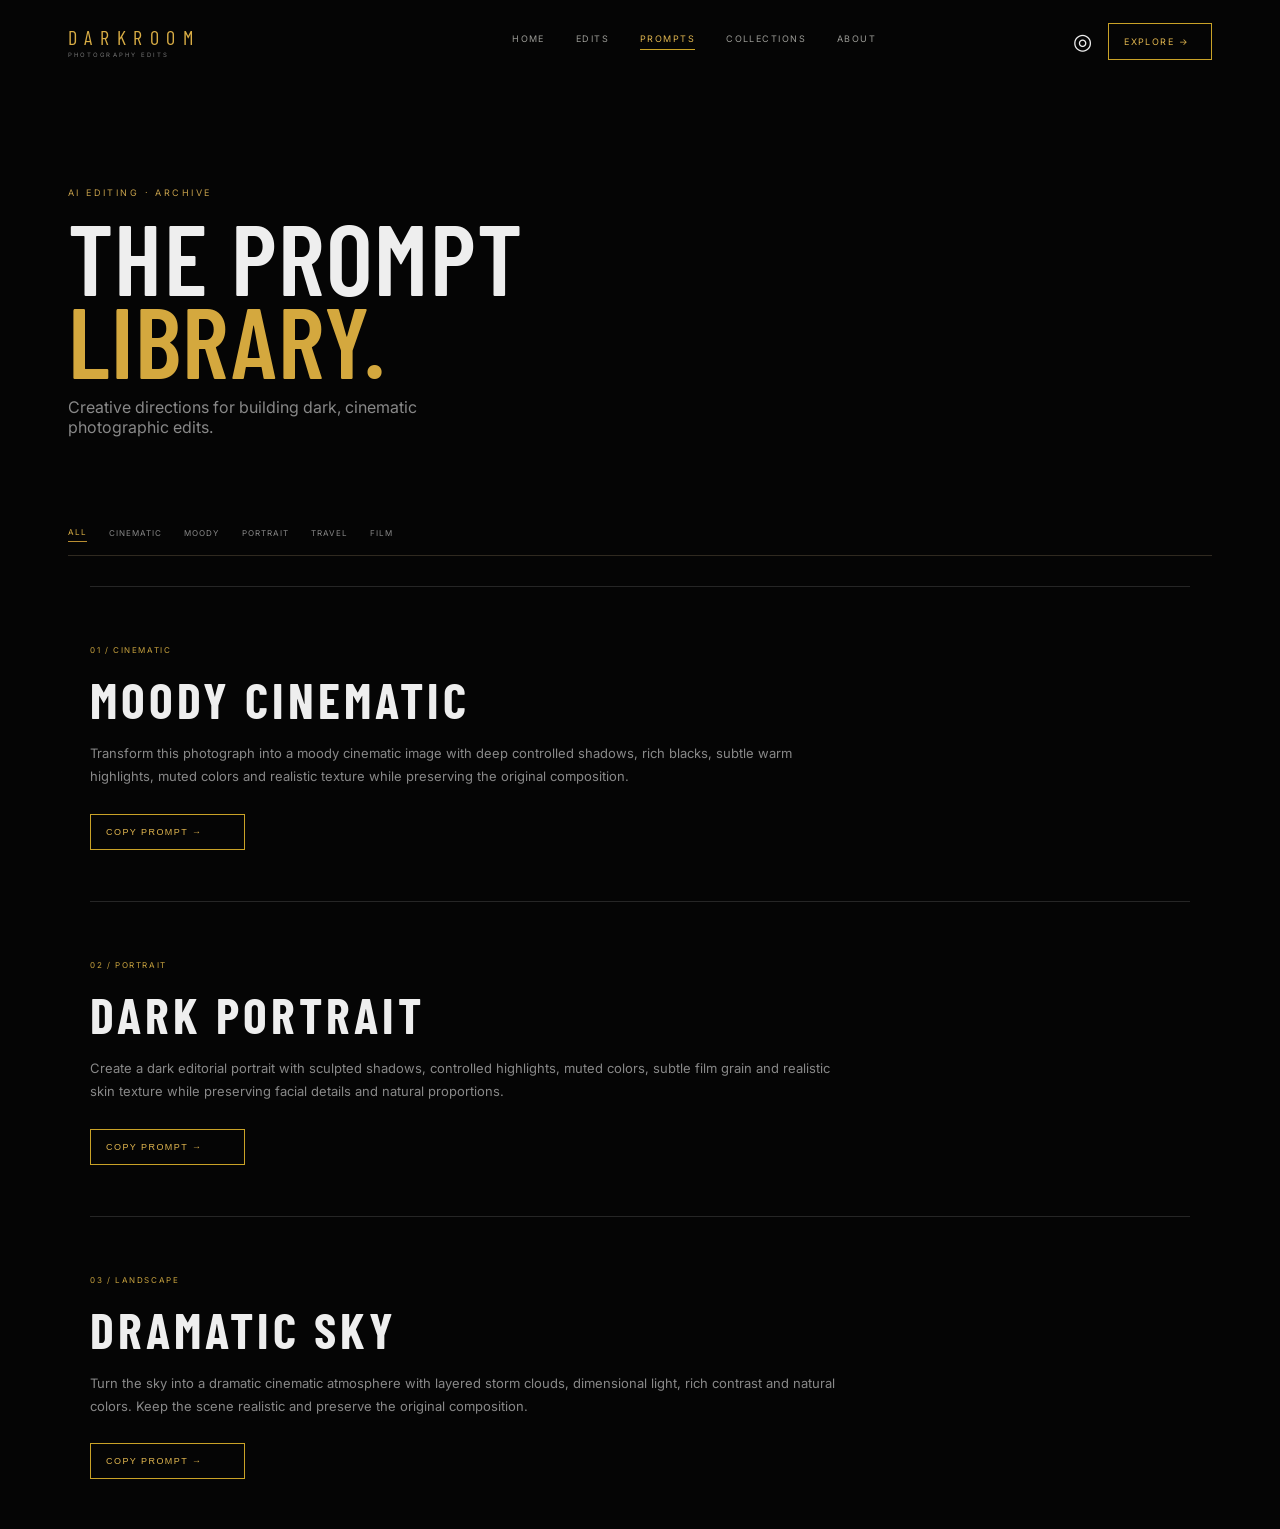
<file: prompts.html>
<!DOCTYPE html>
<html lang="en">
<head>
<meta charset="UTF-8"><meta name="viewport" content="width=device-width,initial-scale=1">
<title>Prompts — DARKROOM</title>
<link rel="preconnect" href="https://fonts.googleapis.com"><link rel="preconnect" href="https://fonts.gstatic.com" crossorigin>
<link href="https://fonts.googleapis.com/css2?family=Barlow+Condensed:wght@400;500;600;700&family=Cormorant+Garamond:ital,wght@0,500;1,500&family=Inter:wght@400;500;600&display=swap" rel="stylesheet">
<link rel="stylesheet" href="style.css">
</head>
<body>
<header class="site-header"><a href="index.html" class="logo">DARKROOM <small>PHOTOGRAPHY EDITS</small></a><nav class="desktop-nav"><a href="index.html">HOME</a><a href="index.html#edits">EDITS</a><a class="active" href="prompts.html">PROMPTS</a><a href="index.html#collections">COLLECTIONS</a><a href="index.html#about">ABOUT</a></nav><div class="header-actions"><a class="icon-btn" href="#">◎</a><a class="gold-btn header-cta" href="index.html#collections">EXPLORE →</a><button class="menu-btn" id="menuBtn">☰</button></div></header>
<main class="prompt-page">
<section class="page-title"><span class="eyebrow">AI EDITING · ARCHIVE</span><h1>THE PROMPT<br><em>LIBRARY.</em></h1><p>Creative directions for building dark, cinematic photographic edits.</p></section>
<div class="prompt-filter"><button class="active">ALL</button><button>CINEMATIC</button><button>MOODY</button><button>PORTRAIT</button><button>TRAVEL</button><button>FILM</button></div>
<div class="full-prompts">
<article><span>01 / CINEMATIC</span><h2>MOODY CINEMATIC</h2><p>Transform this photograph into a moody cinematic image with deep controlled shadows, rich blacks, subtle warm highlights, muted colors and realistic texture while preserving the original composition.</p><button class="gold-btn copy-full">COPY PROMPT →</button></article>
<article><span>02 / PORTRAIT</span><h2>DARK PORTRAIT</h2><p>Create a dark editorial portrait with sculpted shadows, controlled highlights, muted colors, subtle film grain and realistic skin texture while preserving facial details and natural proportions.</p><button class="gold-btn copy-full">COPY PROMPT →</button></article>
<article><span>03 / LANDSCAPE</span><h2>DRAMATIC SKY</h2><p>Turn the sky into a dramatic cinematic atmosphere with layered storm clouds, dimensional light, rich contrast and natural colors. Keep the scene realistic and preserve the original composition.</p><button class="gold-btn copy-full">COPY PROMPT →</button></article>
</div>
</main>
<div class="toast" id="toast">PROMPT COPIED ✓</div>
<script>
document.querySelectorAll(".copy-full").forEach(btn=>btn.addEventListener("click",async()=>{const text=btn.parentElement.querySelector("p").textContent;await navigator.clipboard.writeText(text);document.getElementById("toast").classList.add("show");setTimeout(()=>document.getElementById("toast").classList.remove("show"),1600)}));
document.getElementById("menuBtn")?.addEventListener("click",()=>document.body.classList.toggle("menu-open"));
</script>
</body></html>
</file>
<file: style.css>
*{box-sizing:border-box}html{scroll-behavior:smooth}body{margin:0;background:#050505;color:#eee;font-family:Inter,Arial,sans-serif;overflow-x:hidden}.page-noise{position:fixed;inset:0;pointer-events:none;opacity:.055;z-index:20;background-image:url("data:image/svg+xml,%3Csvg viewBox='0 0 180 180' xmlns='http://www.w3.org/2000/svg'%3E%3Cfilter id='n'%3E%3CfeTurbulence type='fractalNoise' baseFrequency='.9' numOctaves='4' stitchTiles='stitch'/%3E%3C/filter%3E%3Crect width='100%25' height='100%25' filter='url(%23n)' opacity='.5'/%3E%3C/svg%3E")}.site-header{position:absolute;top:0;left:0;right:0;height:82px;padding:0 5.3%;display:flex;align-items:center;justify-content:space-between;z-index:10}.logo{font-family:"Barlow Condensed",sans-serif;font-size:20px;letter-spacing:.38em;color:#d9ad45;text-decoration:none}.logo small{display:block;color:#777;font-family:Inter,sans-serif;font-size:6px;letter-spacing:.35em;margin-top:2px}.desktop-nav{display:flex;gap:31px;margin-left:10%;}.desktop-nav a,.footer-right,.footer-right small{font-size:9px;letter-spacing:.16em;color:#9b9b96;text-decoration:none}.desktop-nav a:hover,.desktop-nav a.active{color:#e1b64f}.desktop-nav a.active{border-bottom:1px solid #c9a227;padding-bottom:5px}.header-actions{display:flex;align-items:center;gap:16px}.icon-btn{color:#eee;background:none;border:0;text-decoration:none;font-size:22px;cursor:pointer}.gold-btn{display:inline-flex;align-items:center;justify-content:space-between;gap:22px;min-width:155px;padding:12px 15px;border:1px solid #c9a227;background:transparent;color:#e1b64f;font-size:9px;letter-spacing:.16em;text-decoration:none;cursor:pointer;transition:.3s}.gold-btn:hover{background:#c9a227;color:#090909}.header-cta{min-width:104px}.menu-btn{display:none;background:none;border:0;color:#ddd;font-size:20px}.hero{height:100vh;min-height:680px;position:relative;overflow:hidden;border-bottom:1px solid #272727}.hero-image,.statement-bg{position:absolute;inset:0;background-image:url("images/hero.jpg");background-size:cover;background-position:center}.hero-vignette,.statement-shade{position:absolute;inset:0;background:linear-gradient(90deg,rgba(0,0,0,.86) 0%,rgba(0,0,0,.48) 45%,rgba(0,0,0,.12) 100%),linear-gradient(0deg,rgba(0,0,0,.75),transparent 40%)}.hero-content{position:absolute;left:5.3%;top:26%;max-width:650px}.hero-index{display:flex;align-items:center;gap:12px;color:#e0b34a;font-size:11px;letter-spacing:.1em;margin-bottom:19px}.hero-index i{width:30px;height:1px;background:#a98431}.hero h1,.page-title h1{font-family:"Barlow Condensed",sans-serif;font-size:clamp(62px,7.4vw,120px);line-height:.83;letter-spacing:.015em;margin:0;font-weight:600}.hero h1 em,.page-title em{font-style:normal;color:#d4a83e}.kicker{margin:25px 0 11px;font-size:10px;letter-spacing:.28em}.kicker b{color:#b98c2d;margin:0 5px}.hero-description{color:#b4b3ad;font-size:13px;max-width:340px;line-height:1.7;margin:0 0 22px}.hero-quote{position:absolute;right:7%;top:18%;font-family:"Cormorant Garamond",serif;font-size:18px;color:#d5d1c8;line-height:1.05}.hero-quote i{display:block;width:30px;height:1px;background:#c9a227;margin-top:14px}.hero-side-label{position:absolute;right:5.3%;bottom:25%;font-size:8px;line-height:2.1;letter-spacing:.25em;color:#85847e}.hero-scroll{position:absolute;left:5.3%;bottom:4%;font-size:8px;letter-spacing:.2em;color:#888}.hero-scroll span{color:#d2a43a;margin-left:12px}.section{width:min(1180px,89.4%);margin:auto;padding:82px 0}.section-head{display:flex;justify-content:space-between;align-items:flex-end;margin-bottom:25px;border-bottom:1px solid #5a4a2c;padding-bottom:13px}.eyebrow{font-size:9px;letter-spacing:.27em;color:#c6a04b}.section h2{font-family:"Barlow Condensed",sans-serif;font-size:54px;line-height:.8;letter-spacing:.08em;color:#d8d4ca;margin:10px 0 0}.text-link{font-size:9px;color:#d5a941;letter-spacing:.15em;text-decoration:none}.collection-grid{display:grid;grid-template-columns:1.1fr 1fr 1fr 1fr;gap:13px}.collection-card{height:285px;position:relative;overflow:hidden;border:1px solid #3d372c;text-decoration:none;background:#111}.collection-card.large{grid-row:span 1}.collection-card img,.prompt-card img{width:100%;height:100%;object-fit:cover;display:block;transition:transform .7s}.collection-card:hover img,.prompt-card:hover img{transform:scale(1.04)}.card-shade{position:absolute;inset:0;background:linear-gradient(0deg,rgba(0,0,0,.88),rgba(0,0,0,.05) 70%)}.collection-info{position:absolute;inset:17px;display:flex;flex-direction:column}.collection-info>span{font-family:"Barlow Condensed";font-size:20px;color:#d6a83d}.collection-info h3{font-family:"Barlow Condensed";font-size:25px;letter-spacing:.12em;margin:2px 0}.collection-info small{font-size:7px;letter-spacing:.17em;color:#bbb}.collection-info p{margin-top:auto;font-size:7px;line-height:1.7;letter-spacing:.16em;color:#aaa}.filter-row{display:flex;gap:20px;align-items:center;flex-wrap:wrap}.filter-row button,.prompt-filter button{border:0;background:none;color:#888;font:inherit;font-size:8px;letter-spacing:.13em;cursor:pointer;padding:4px 0}.filter-row button.active,.filter-row button:hover,.prompt-filter button.active{color:#d8ad45;border-bottom:1px solid #b98e32}.edit-grid{display:grid;grid-template-columns:1.05fr .85fr 1.2fr .9fr;grid-auto-rows:210px;gap:12px}.edit-card{position:relative;overflow:hidden;border:1px solid #292929;background:#111}.edit-card:nth-child(1){grid-row:span 2}.edit-card:nth-child(4){grid-row:span 2}.edit-card img{width:100%;height:100%;object-fit:cover;transition:.7s}.edit-card:hover img{transform:scale(1.04)}.edit-overlay{position:absolute;inset:0;padding:18px;display:flex;flex-direction:column;justify-content:flex-end;background:linear-gradient(0deg,rgba(0,0,0,.85),transparent 65%)}.edit-overlay h3{font-family:"Barlow Condensed";font-size:20px;letter-spacing:.12em;margin:0}.edit-overlay small{font-size:7px;color:#aaa;letter-spacing:.15em;margin-top:4px}.edit-overlay span{position:absolute;right:15px;bottom:16px;color:#d3a641}.statement{height:370px;position:relative;overflow:hidden;border-top:1px solid #242424;border-bottom:1px solid #242424}.statement-bg{background-position:center 48%}.statement-shade{background:linear-gradient(90deg,rgba(0,0,0,.78),rgba(0,0,0,.2) 65%,rgba(0,0,0,.55))}.statement-content{position:absolute;left:5.3%;top:50%;transform:translateY(-50%)}.statement h2{font-family:"Barlow Condensed";font-size:85px;line-height:.8;color:#d9ad45;letter-spacing:.04em;margin:10px 0}.statement-content p{font-size:8px;letter-spacing:.25em}.statement-right{position:absolute;right:5.3%;top:50%;transform:translateY(-50%);text-align:left}.statement-right p{font-size:8px;line-height:1.8;letter-spacing:.2em;color:#a7a6a0}.prompt-section{display:grid;grid-template-columns:180px 1fr;gap:35px}.prompt-intro h2{font-size:54px}.prompt-intro p{font-size:10px;line-height:1.7;color:#777}.prompt-intro .gold-btn{margin-top:12px;min-width:145px}.prompt-grid{display:grid;grid-template-columns:repeat(4,1fr);gap:10px}.prompt-card{height:205px;position:relative;overflow:hidden;border:1px solid #333;background:#111}.prompt-card img{position:absolute;inset:0}.prompt-card:after{content:"";position:absolute;inset:0;background:linear-gradient(0deg,rgba(0,0,0,.92),rgba(0,0,0,.1))}.prompt-meta,.prompt-card h3,.prompt-card small{position:absolute;z-index:2;left:13px;right:13px}.prompt-meta{top:13px;display:flex;justify-content:space-between;color:#d4a740;font-size:9px}.prompt-meta button{background:none;border:0;color:#d4a740;cursor:pointer;font-size:16px}.prompt-card h3{bottom:25px;font-family:"Barlow Condensed";font-size:17px;letter-spacing:.1em;margin:0}.prompt-card small{bottom:10px;color:#999;font-size:6px;letter-spacing:.12em}footer{border-top:1px solid #242424;min-height:130px;padding:30px 5.3%;display:grid;grid-template-columns:1fr 1fr 1fr;align-items:center}footer nav{display:flex;gap:22px;justify-content:center}footer nav a{font-size:8px;letter-spacing:.14em;color:#888;text-decoration:none}.footer-right{display:flex;flex-direction:column;align-items:flex-end;gap:8px}.toast{position:fixed;right:25px;bottom:25px;background:#d2a63e;color:#0a0a0a;padding:11px 15px;font-size:9px;letter-spacing:.15em;transform:translateY(20px);opacity:0;pointer-events:none;transition:.3s;z-index:30}.toast.show{opacity:1;transform:translateY(0)}.mobile-menu{display:none}.page-title{padding:180px 5.3% 70px;max-width:1000px}.page-title h1{font-size:100px;margin:15px 0}.page-title p{color:#888;max-width:430px}.prompt-page{min-height:100vh}.prompt-filter{margin:0 5.3% 30px;display:flex;gap:22px;border-bottom:1px solid #302a20;padding-bottom:13px}.full-prompts{width:min(1100px,89.4%);margin:auto;display:grid;gap:1px}.full-prompts article{padding:50px 0;border-top:1px solid #262626}.full-prompts article>span{font-size:8px;letter-spacing:.2em;color:#c9a33f}.full-prompts h2{font-family:"Barlow Condensed";font-size:50px;letter-spacing:.08em;margin:12px 0}.full-prompts p{color:#888;max-width:760px;line-height:1.8;font-size:13px}.full-prompts .gold-btn{margin-top:12px}@media(max-width:900px){.desktop-nav{display:none}.menu-btn{display:block}.header-cta{display:none}.mobile-menu{position:fixed;inset:0 0 auto 0;top:70px;background:rgba(5,5,5,.97);z-index:9;padding:25px;display:none;flex-direction:column;gap:20px;border-bottom:1px solid #3d3424}.menu-open .mobile-menu{display:flex}.mobile-menu a{font-family:"Barlow Condensed";font-size:26px;letter-spacing:.12em;color:#ddd;text-decoration:none}.hero-content{top:27%;left:6%;right:6%}.hero h1{font-size:clamp(58px,13vw,95px)}.hero-quote,.hero-side-label{display:none}.collection-grid{grid-template-columns:repeat(2,1fr)}.edit-grid{grid-template-columns:1fr 1fr;grid-auto-rows:230px}.edit-card:nth-child(1),.edit-card:nth-child(4){grid-row:span 1}.prompt-section{grid-template-columns:1fr}.prompt-grid{grid-template-columns:repeat(2,1fr)}footer{grid-template-columns:1fr;gap:25px}footer nav{justify-content:flex-start;flex-wrap:wrap}.footer-right{align-items:flex-start}}@media(max-width:560px){.site-header{height:70px;padding:0 5%}.logo{font-size:16px}.hero{min-height:680px;height:92vh}.hero-content{top:25%}.hero h1{font-size:59px}.section{width:90%;padding:65px 0}.section-head{align-items:flex-start;gap:15px;flex-direction:column}.section h2{font-size:46px}.collection-grid{grid-template-columns:1fr 1fr}.collection-card{height:220px}.filter-row{gap:12px}.edit-grid{grid-template-columns:1fr 1fr;grid-auto-rows:180px}.edit-card:nth-child(1){grid-row:span 2}.edit-card:nth-child(4){grid-row:span 2}.prompt-grid{grid-template-columns:1fr 1fr}.prompt-card{height:175px}.statement{height:340px}.statement h2{font-size:68px}.statement-right{right:5%;bottom:22px;top:auto;transform:none}.statement-content{top:35%}.page-title{padding:140px 5% 50px}.page-title h1{font-size:65px}.prompt-filter{margin-left:5%;margin-right:5%;overflow:auto;white-space:nowrap}.full-prompts{width:90%}}
</file>
